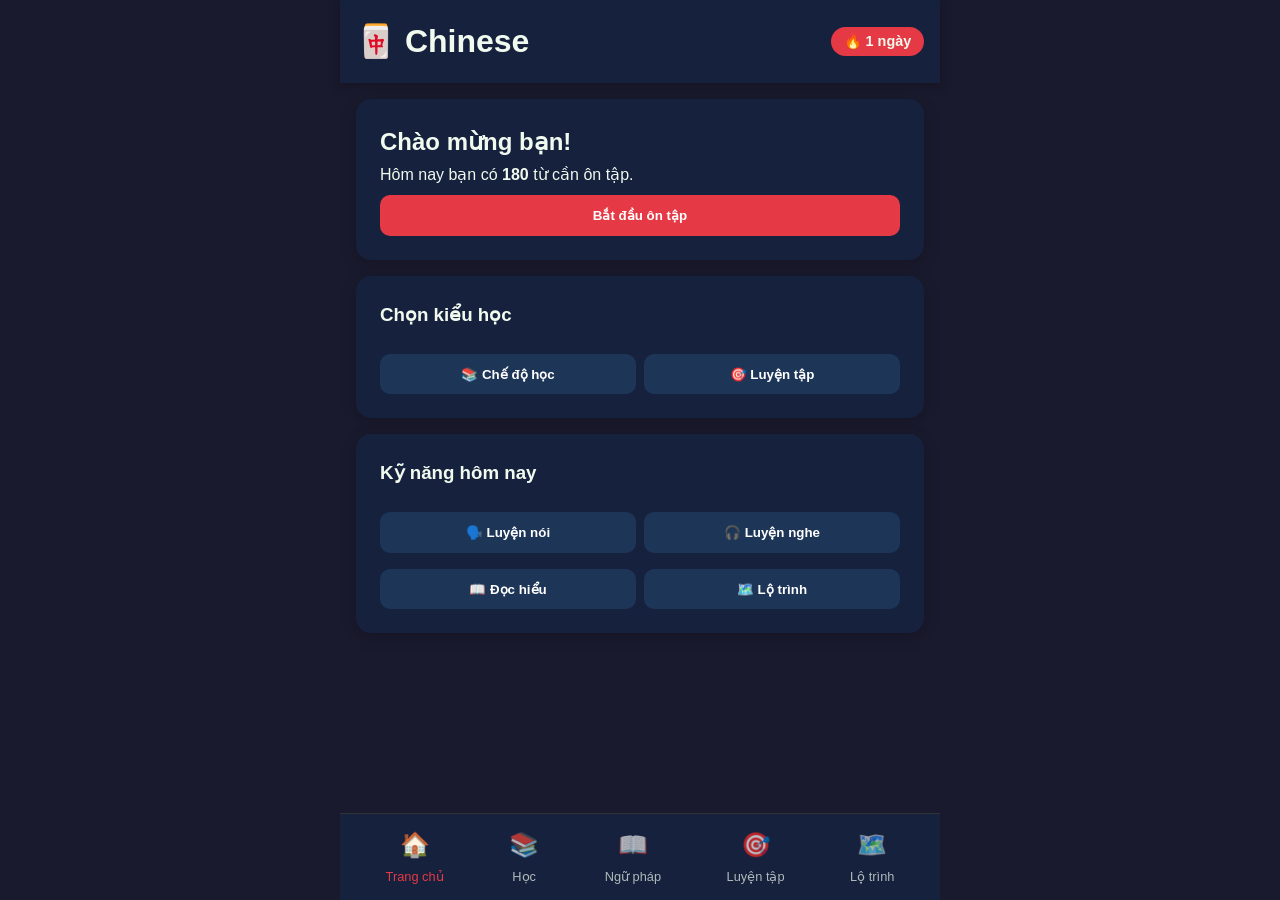
<file: index.html>
<!DOCTYPE html>
<html lang="vi">
<head>
    <meta charset="UTF-8">
    <meta name="viewport" content="width=device-width, initial-scale=1.0, maximum-scale=1.0, user-scalable=no">
    <title>Học Tiếng Trung PWA</title>
    <link rel="stylesheet" href="style.css">
    <link rel="manifest" href="manifest.json">
    <meta name="theme-color" content="#e63946">
    <meta name="apple-mobile-web-app-capable" content="yes">
    <meta name="apple-mobile-web-app-status-bar-style" content="black-translucent">
    <link rel="apple-touch-icon" href="assets/icons/icon-192.png">
</head>
<body>
    <div id="app">
        <header>
            <h1>🀄 Chinese</h1>
            <div class="streak-badge">
                🔥 <span class="streak-count">0</span> ngày
            </div>
        </header>

        <main>
            <!-- Content will be injected here by app.js -->
            <div style="text-align: center; padding: 2rem;">
                <p>Đang tải ứng dụng...</p>
            </div>
        </main>

        <nav>
            <a href="#" class="nav-item active" onclick="navigate('home'); return false;">
                <span class="nav-icon">🏠</span>
                <span>Trang chủ</span>
            </a>
            <a href="#" class="nav-item" onclick="navigate('learning_mode'); return false;">
                <span class="nav-icon">📚</span>
                <span>Học</span>
            </a>
            <a href="#" class="nav-item" onclick="navigate('grammar'); return false;">
                <span class="nav-icon">📖</span>
                <span>Ngữ pháp</span>
            </a>
            <a href="#" class="nav-item" onclick="navigate('practice_menu'); return false;">
                <span class="nav-icon">🎯</span>
                <span>Luyện tập</span>
            </a>
            <a href="#" class="nav-item" onclick="navigate('roadmap'); return false;">
                <span class="nav-icon">🗺️</span>
                <span>Lộ trình</span>
            </a>
        </nav>
    </div>

    <script src="hanzi-writer.min.js"></script>
    <script src="app.js"></script>
</body>
</html>
</file>
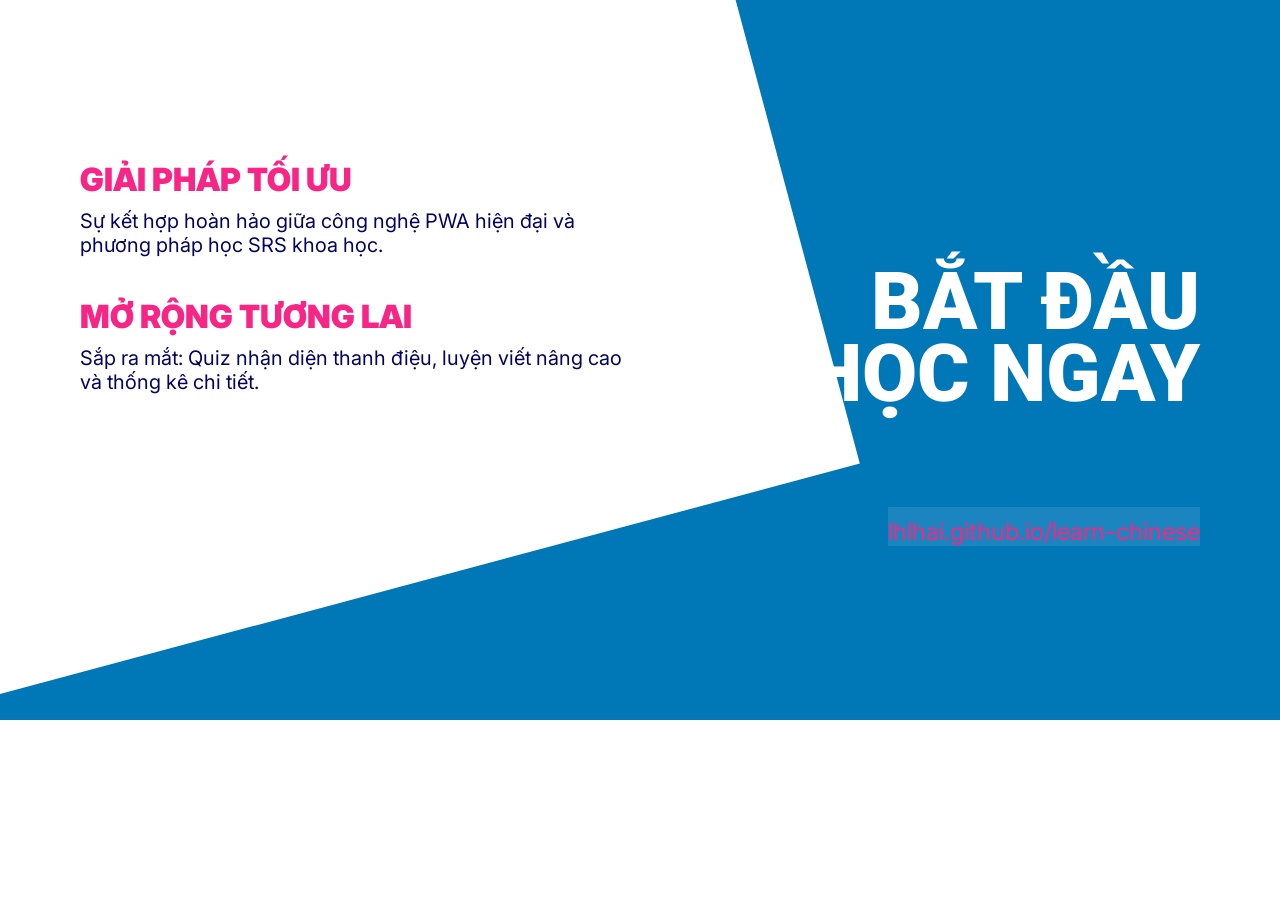
<file: presentation/conclusion.html>
<!DOCTYPE html>
<html lang="vi">
<head>
    <link href="https://fonts.googleapis.com/css2?family=Inter:wght@400;900&family=Roboto:wght@400;900&display=swap" rel="stylesheet">
    <style>
        body { margin: 0; }
        .slide-container {
            width: 1280px;
            min-height: 720px;
            background-color: #0077B6;
            position: relative;
            overflow: hidden;
            font-family: 'Inter', sans-serif;
            color: #03045E;
        }
        .angled-block {
            position: absolute;
            top: 0;
            left: -15%;
            width: 70%;
            height: 100%;
            background-color: #FFFFFF;
            transform: rotate(-15deg);
            transform-origin: top left;
            z-index: 1;
        }
        .content-area {
            position: relative;
            z-index: 2;
            padding-top: 120px;
            padding-left: 80px;
            width: 550px;
        }
        .summary-point {
            margin-top: 40px;
        }
        .summary-title {
            font-size: 32px;
            font-weight: 900;
            color: #F72585;
            text-transform: uppercase;
        }
        .summary-desc {
            font-size: 20px;
            font-weight: 400;
            margin-top: 10px;
            color: #03045E;
        }
        .cta-area {
            position: absolute;
            right: 80px;
            top: 200px;
            width: 500px;
            z-index: 2;
            text-align: right;
        }
        h2 {
            font-family: 'Roboto', sans-serif;
            font-weight: 900;
            font-size: 80px;
            text-transform: uppercase;
            line-height: 0.9;
            color: #FFFFFF;
        }
        .url-text {
            font-size: 24px;
            font-weight: 400;
            color: #F72585;
            margin-top: 30px;
            background: rgba(255, 255, 255, 0.1);
            padding-top: 10px;
            display: inline-block;
        }
    </style>
</head>
<body>
    <div class="slide-container">
        <div class="angled-block"></div>
        <div class="content-area">
            <div class="summary-point">
                <div class="summary-title">Giải pháp tối ưu</div>
                <div class="summary-desc">Sự kết hợp hoàn hảo giữa công nghệ PWA hiện đại và phương pháp học SRS khoa học.</div>
            </div>
            <div class="summary-point">
                <div class="summary-title">Mở rộng tương lai</div>
                <div class="summary-desc">Sắp ra mắt: Quiz nhận diện thanh điệu, luyện viết nâng cao và thống kê chi tiết.</div>
            </div>
        </div>
        <div class="cta-area">
            <h2>Bắt đầu<br>Học ngay</h2>
            <div class="url-text">lhlhai.github.io/learn-chinese</div>
        </div>
    </div>
</body>
</html>
</file>
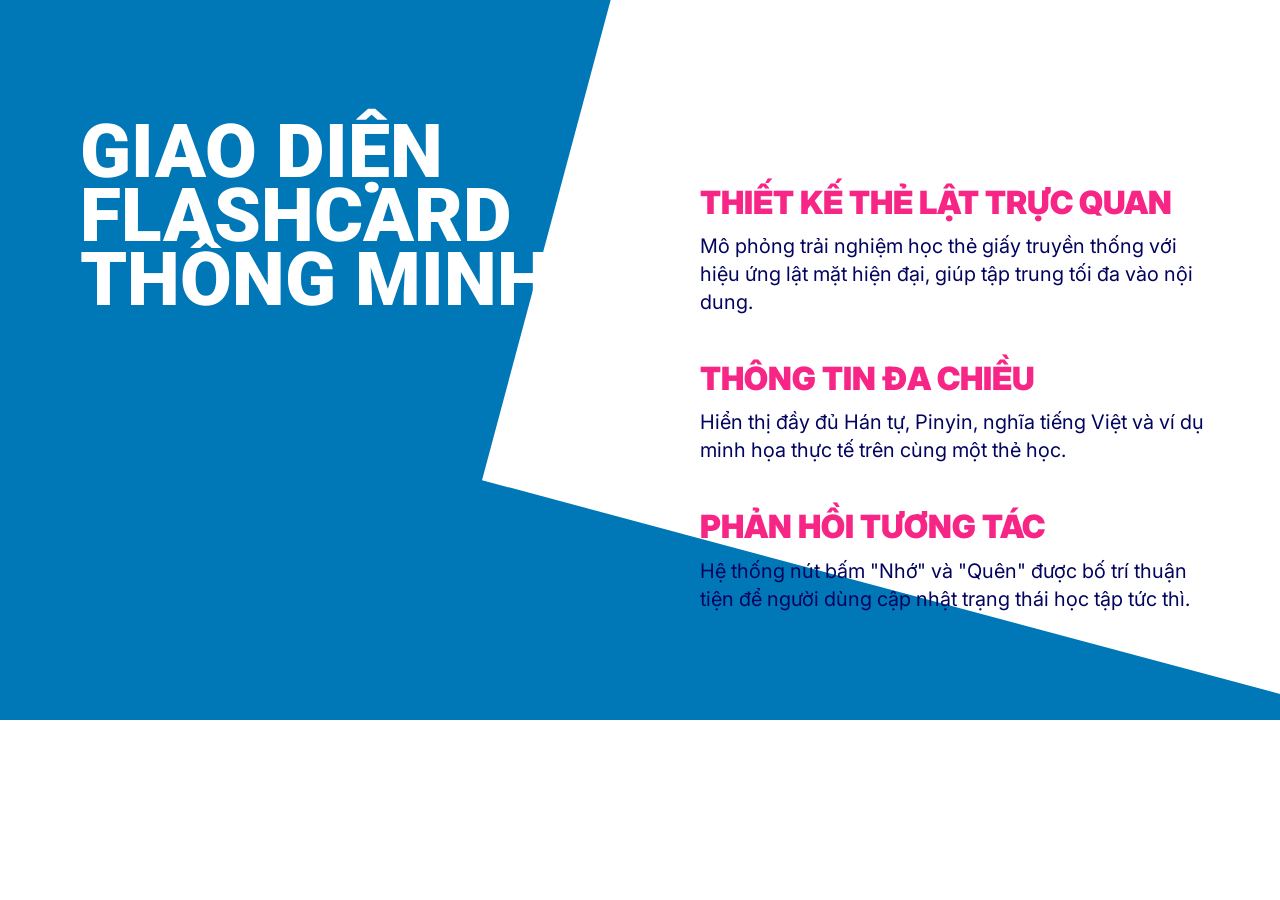
<file: presentation/flashcard_ui.html>
<!DOCTYPE html>
<html lang="vi">
<head>
    <link href="https://fonts.googleapis.com/css2?family=Inter:wght@400;900&family=Roboto:wght@400;900&display=swap" rel="stylesheet">
    <style>
        body { margin: 0; }
        .slide-container {
            width: 1280px;
            min-height: 720px;
            background-color: #0077B6;
            position: relative;
            overflow: hidden;
            font-family: 'Inter', sans-serif;
            color: #FFFFFF;
        }
        .angled-block {
            position: absolute;
            top: 0;
            right: -15%;
            width: 65%;
            height: 100%;
            background-color: #FFFFFF;
            transform: rotate(15deg);
            transform-origin: top right;
            z-index: 1;
        }
        .header-area {
            position: relative;
            z-index: 2;
            padding-top: 120px;
            padding-left: 80px;
            width: 500px;
        }
        h2 {
            font-family: 'Roboto', sans-serif;
            font-weight: 900;
            font-size: 75px;
            text-transform: uppercase;
            line-height: 0.85;
            color: #FFFFFF;
            margin: 0;
        }
        .body-area {
            position: absolute;
            right: 60px;
            top: 140px;
            width: 520px;
            z-index: 2;
            color: #03045E;
        }
        .point {
            margin-top: 45px;
        }
        .point-title {
            font-size: 32px;
            font-weight: 900;
            color: #F72585;
            text-transform: uppercase;
            line-height: 1.1;
        }
        .point-desc {
            font-size: 20px;
            font-weight: 400;
            margin-top: 12px;
            line-height: 1.4;
        }
    </style>
</head>
<body>
    <div class="slide-container">
        <div class="angled-block"></div>
        <div class="header-area">
            <h2>Giao diện<br>Flashcard<br>Thông minh</h2>
        </div>
        <div class="body-area">
            <div class="point">
                <div class="point-title">Thiết kế thẻ lật trực quan</div>
                <div class="point-desc">Mô phỏng trải nghiệm học thẻ giấy truyền thống với hiệu ứng lật mặt hiện đại, giúp tập trung tối đa vào nội dung.</div>
            </div>
            <div class="point">
                <div class="point-title">Thông tin đa chiều</div>
                <div class="point-desc">Hiển thị đầy đủ Hán tự, Pinyin, nghĩa tiếng Việt và ví dụ minh họa thực tế trên cùng một thẻ học.</div>
            </div>
            <div class="point">
                <div class="point-title">Phản hồi tương tác</div>
                <div class="point-desc">Hệ thống nút bấm "Nhớ" và "Quên" được bố trí thuận tiện để người dùng cập nhật trạng thái học tập tức thì.</div>
            </div>
        </div>
    </div>
</body>
</html>
</file>
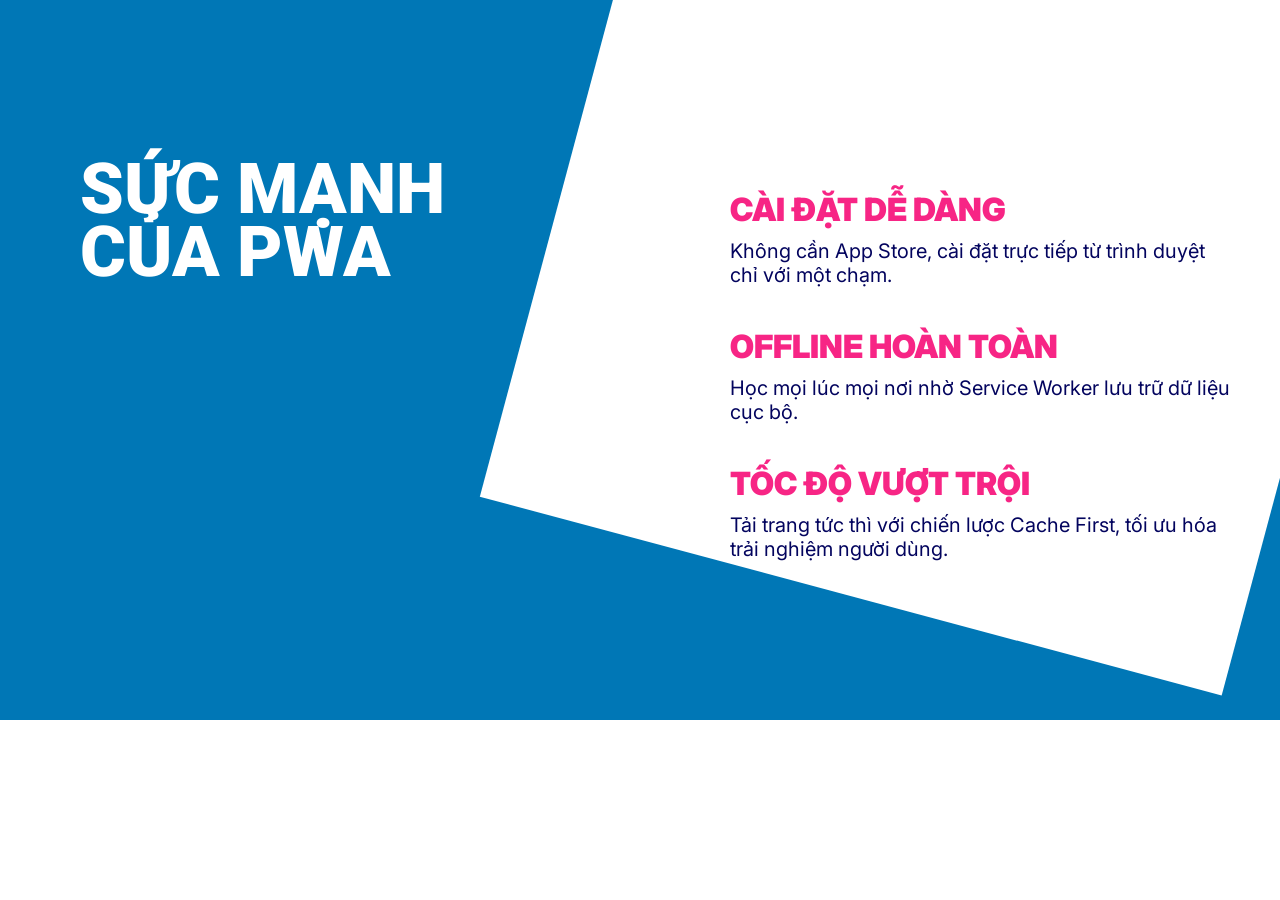
<file: presentation/pwa_tech.html>
<!DOCTYPE html>
<html lang="vi">
<head>
    <link href="https://fonts.googleapis.com/css2?family=Inter:wght@400;900&family=Roboto:wght@400;900&display=swap" rel="stylesheet">
    <style>
        body { margin: 0; }
        .slide-container {
            width: 1280px;
            min-height: 720px;
            background-color: #0077B6;
            position: relative;
            overflow: hidden;
            font-family: 'Inter', sans-serif;
            color: #FFFFFF;
        }
        .angled-block {
            position: absolute;
            top: 0;
            right: -10%;
            width: 60%;
            height: 100%;
            background-color: #FFFFFF;
            transform: rotate(15deg);
            transform-origin: top right;
            z-index: 1;
        }
        .header-area {
            position: relative;
            z-index: 2;
            padding-top: 100px;
            padding-left: 80px;
            width: 500px;
        }
        h2 {
            font-family: 'Roboto', sans-serif;
            font-weight: 900;
            font-size: 70px;
            text-transform: uppercase;
            line-height: 0.9;
            color: #FFFFFF;
        }
        .body-area {
            position: absolute;
            right: 50px;
            top: 150px;
            width: 500px;
            z-index: 2;
            color: #03045E;
        }
        .point {
            margin-top: 40px;
        }
        .point-title {
            font-size: 32px;
            font-weight: 900;
            color: #F72585;
            text-transform: uppercase;
        }
        .point-desc {
            font-size: 20px;
            font-weight: 400;
            margin-top: 10px;
        }
    </style>
</head>
<body>
    <div class="slide-container">
        <div class="angled-block"></div>
        <div class="header-area">
            <h2>Sức mạnh<br>của PWA</h2>
        </div>
        <div class="body-area">
            <div class="point">
                <div class="point-title">Cài đặt dễ dàng</div>
                <div class="point-desc">Không cần App Store, cài đặt trực tiếp từ trình duyệt chỉ với một chạm.</div>
            </div>
            <div class="point">
                <div class="point-title">Offline hoàn toàn</div>
                <div class="point-desc">Học mọi lúc mọi nơi nhờ Service Worker lưu trữ dữ liệu cục bộ.</div>
            </div>
            <div class="point">
                <div class="point-title">Tốc độ vượt trội</div>
                <div class="point-desc">Tải trang tức thì với chiến lược Cache First, tối ưu hóa trải nghiệm người dùng.</div>
            </div>
        </div>
    </div>
</body>
</html>
</file>
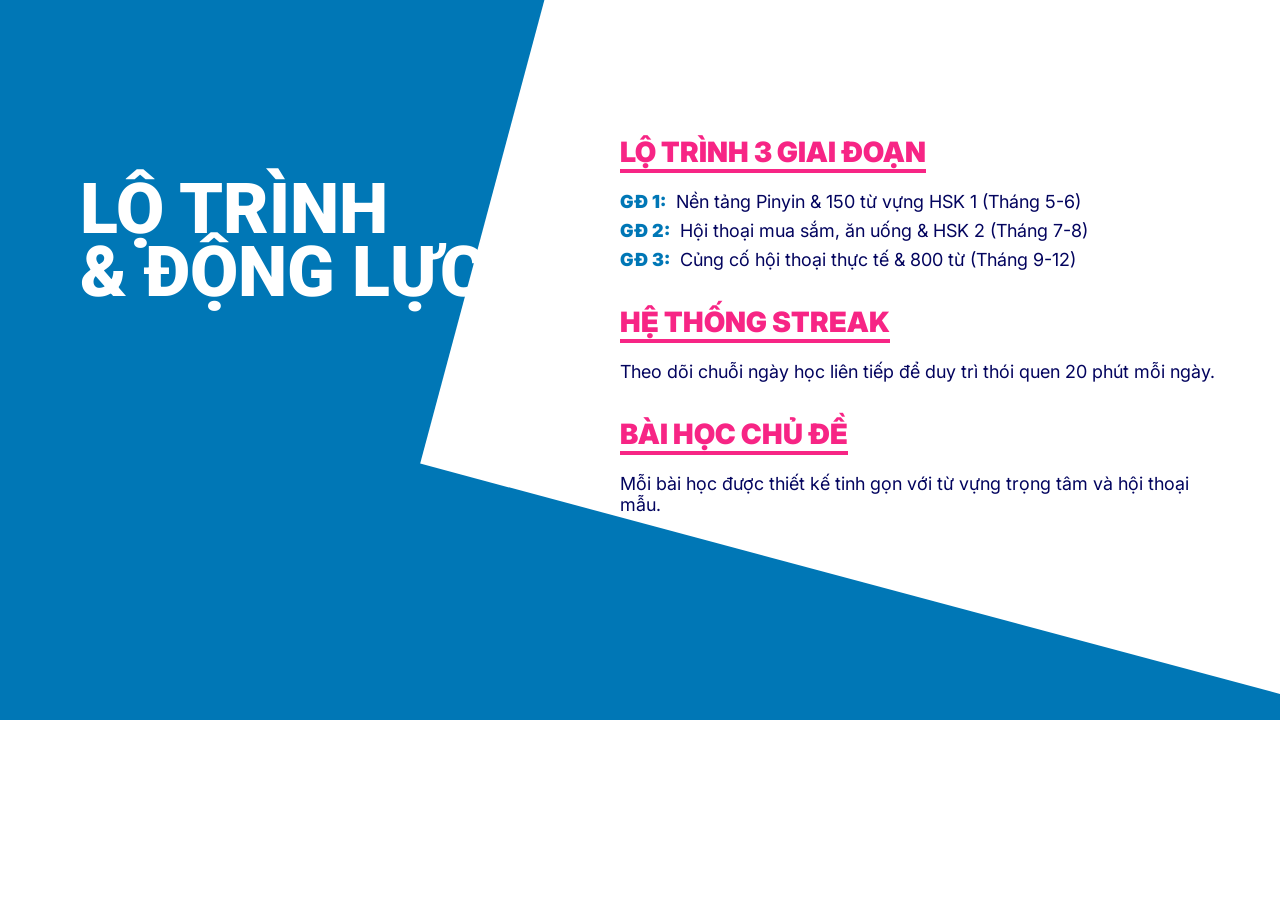
<file: presentation/roadmap_streak.html>
<!DOCTYPE html>
<html lang="vi">
<head>
    <link href="https://fonts.googleapis.com/css2?family=Inter:wght@400;900&family=Roboto:wght@400;900&display=swap" rel="stylesheet">
    <style>
        body { margin: 0; }
        .slide-container {
            width: 1280px;
            min-height: 720px;
            background-color: #0077B6;
            position: relative;
            overflow: hidden;
            font-family: 'Inter', sans-serif;
            color: #FFFFFF;
        }
        .angled-block {
            position: absolute;
            top: 0;
            right: -15%;
            width: 70%;
            height: 100%;
            background-color: #FFFFFF;
            transform: rotate(15deg);
            transform-origin: top right;
            z-index: 1;
        }
        .header-area {
            position: relative;
            z-index: 2;
            padding-top: 120px;
            padding-left: 80px;
            width: 450px;
        }
        h2 {
            font-family: 'Roboto', sans-serif;
            font-weight: 900;
            font-size: 70px;
            text-transform: uppercase;
            line-height: 0.9;
            color: #FFFFFF;
        }
        .content-area {
            position: absolute;
            right: 60px;
            top: 100px;
            width: 600px;
            z-index: 2;
            color: #03045E;
        }
        .section {
            margin-top: 35px;
        }
        .section-title {
            font-size: 28px;
            font-weight: 900;
            color: #F72585;
            text-transform: uppercase;
            border-bottom: 4px solid #F72585;
            display: inline-block;
            margin-bottom: 10px;
        }
        .roadmap-item {
            font-size: 18px;
            margin-top: 8px;
            display: flex;
            align-items: flex-start;
        }
        .roadmap-item span {
            font-weight: 900;
            margin-right: 10px;
            color: #0077B6;
        }
    </style>
</head>
<body>
    <div class="slide-container">
        <div class="angled-block"></div>
        <div class="header-area">
            <h2>Lộ trình<br>& Động lực</h2>
        </div>
        <div class="content-area">
            <div class="section">
                <div class="section-title">Lộ trình 3 Giai đoạn</div>
                <div class="roadmap-item"><span>GĐ 1:</span> Nền tảng Pinyin & 150 từ vựng HSK 1 (Tháng 5-6)</div>
                <div class="roadmap-item"><span>GĐ 2:</span> Hội thoại mua sắm, ăn uống & HSK 2 (Tháng 7-8)</div>
                <div class="roadmap-item"><span>GĐ 3:</span> Củng cố hội thoại thực tế & 800 từ (Tháng 9-12)</div>
            </div>
            <div class="section">
                <div class="section-title">Hệ thống Streak</div>
                <div class="roadmap-item">Theo dõi chuỗi ngày học liên tiếp để duy trì thói quen 20 phút mỗi ngày.</div>
            </div>
            <div class="section">
                <div class="section-title">Bài học Chủ đề</div>
                <div class="roadmap-item">Mỗi bài học được thiết kế tinh gọn với từ vựng trọng tâm và hội thoại mẫu.</div>
            </div>
        </div>
    </div>
</body>
</html>
</file>
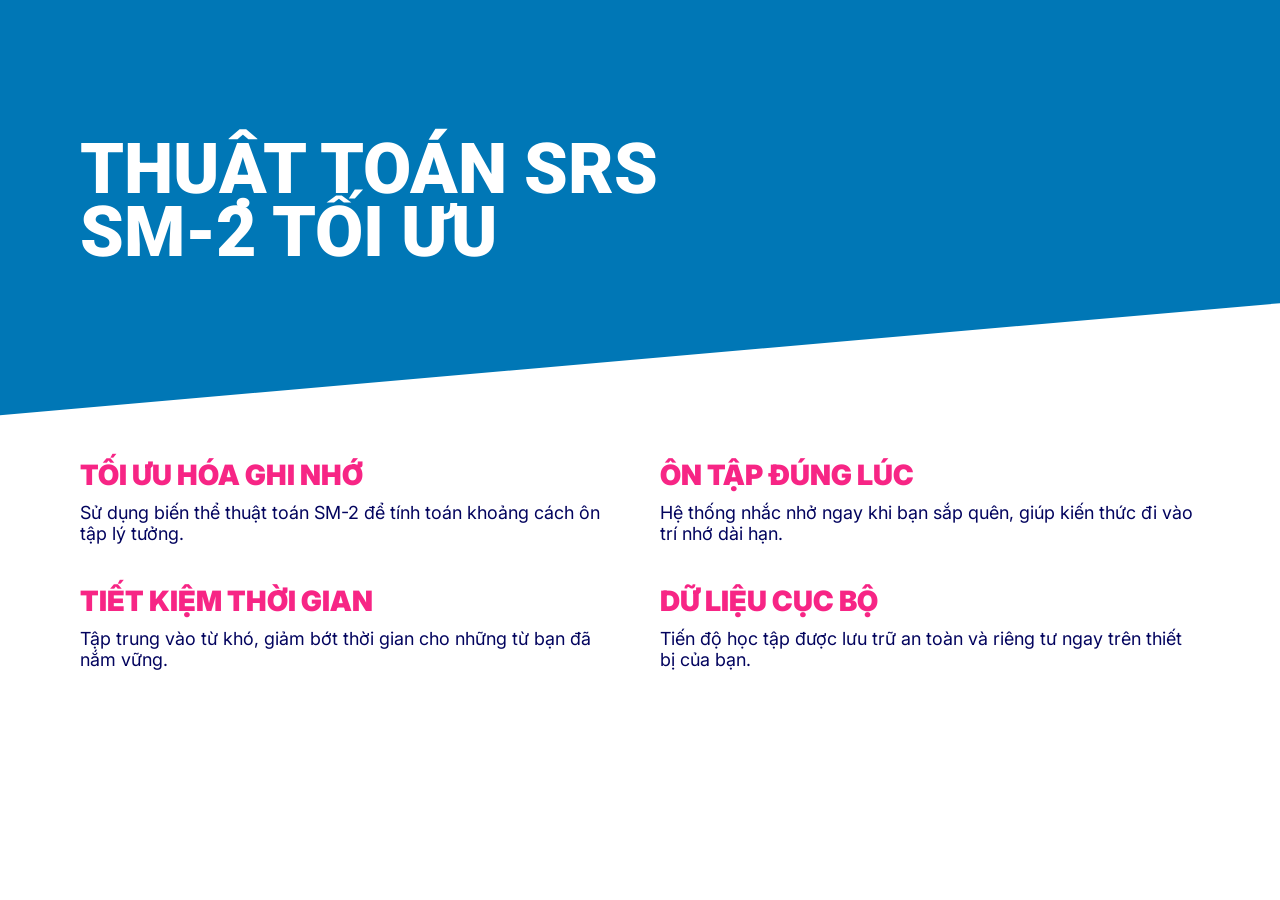
<file: presentation/srs_algorithm.html>
<!DOCTYPE html>
<html lang="vi">
<head>
    <link href="https://fonts.googleapis.com/css2?family=Inter:wght@400;900&family=Roboto:wght@400;900&display=swap" rel="stylesheet">
    <style>
        body { margin: 0; }
        .slide-container {
            width: 1280px;
            min-height: 720px;
            background-color: #0077B6;
            position: relative;
            overflow: hidden;
            font-family: 'Inter', sans-serif;
            color: #FFFFFF;
        }
        .angled-block {
            position: absolute;
            bottom: -10%;
            left: -10%;
            width: 120%;
            height: 60%;
            background-color: #FFFFFF;
            transform: rotate(-5deg);
            z-index: 1;
        }
        .header-area {
            position: relative;
            z-index: 2;
            padding-top: 80px;
            padding-left: 80px;
        }
        h2 {
            font-family: 'Roboto', sans-serif;
            font-weight: 900;
            font-size: 70px;
            text-transform: uppercase;
            line-height: 0.9;
            color: #FFFFFF;
        }
        .content-grid {
            position: absolute;
            bottom: 50px;
            left: 80px;
            width: 1120px;
            display: grid;
            grid-template-columns: 1fr 1fr;
            gap: 40px;
            z-index: 2;
            color: #03045E;
        }
        .point-title {
            font-size: 28px;
            font-weight: 900;
            color: #F72585;
            text-transform: uppercase;
        }
        .point-desc {
            font-size: 18px;
            font-weight: 400;
            margin-top: 10px;
        }
    </style>
</head>
<body>
    <div class="slide-container">
        <div class="angled-block"></div>
        <div class="header-area">
            <h2>Thuật toán SRS<br>SM-2 Tối ưu</h2>
        </div>
        <div class="content-grid">
            <div>
                <div class="point-title">Tối ưu hóa ghi nhớ</div>
                <div class="point-desc">Sử dụng biến thể thuật toán SM-2 để tính toán khoảng cách ôn tập lý tưởng.</div>
            </div>
            <div>
                <div class="point-title">Ôn tập đúng lúc</div>
                <div class="point-desc">Hệ thống nhắc nhở ngay khi bạn sắp quên, giúp kiến thức đi vào trí nhớ dài hạn.</div>
            </div>
            <div>
                <div class="point-title">Tiết kiệm thời gian</div>
                <div class="point-desc">Tập trung vào từ khó, giảm bớt thời gian cho những từ bạn đã nắm vững.</div>
            </div>
            <div>
                <div class="point-title">Dữ liệu cục bộ</div>
                <div class="point-desc">Tiến độ học tập được lưu trữ an toàn và riêng tư ngay trên thiết bị của bạn.</div>
            </div>
        </div>
    </div>
</body>
</html>
</file>
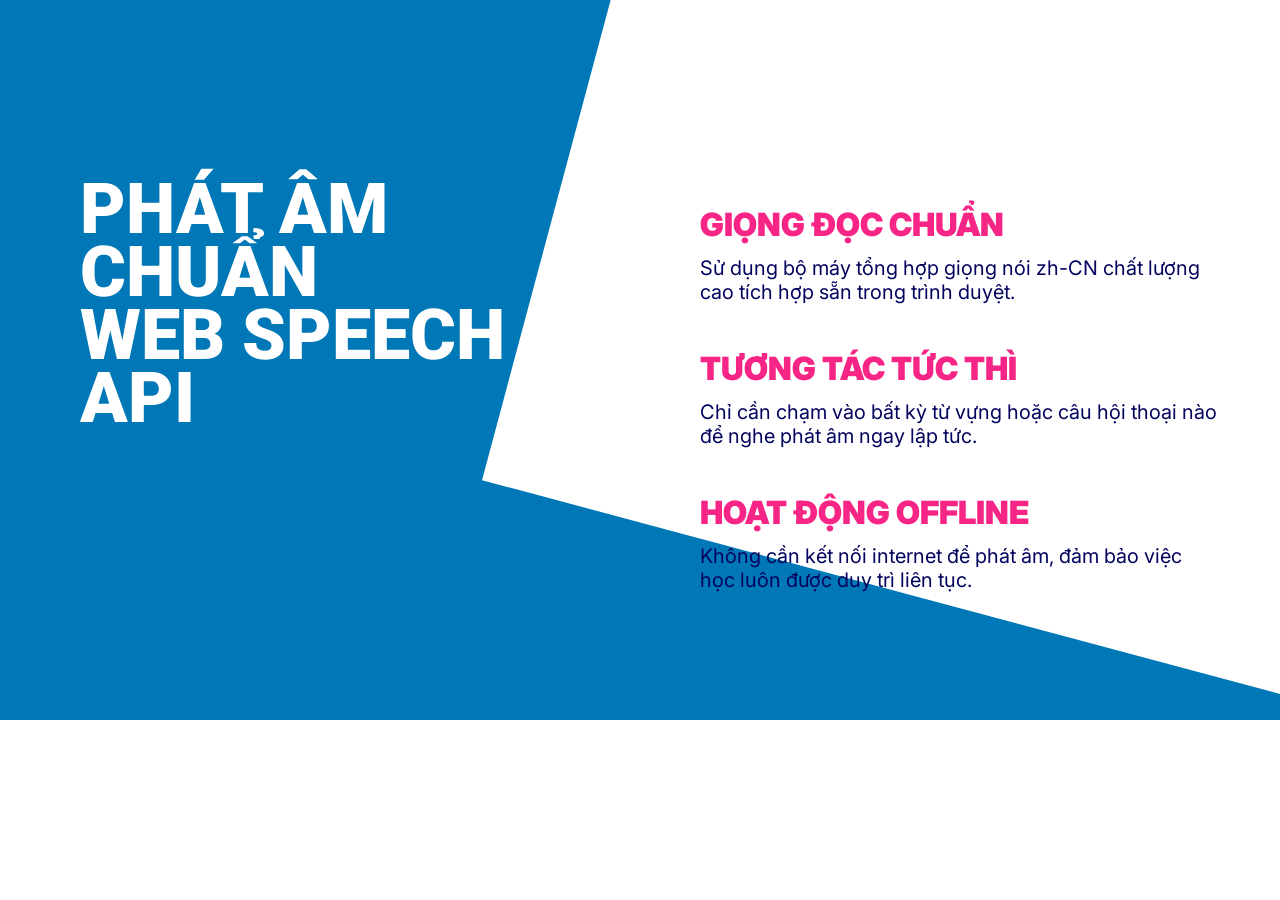
<file: presentation/tts_feature.html>
<!DOCTYPE html>
<html lang="vi">
<head>
    <link href="https://fonts.googleapis.com/css2?family=Inter:wght@400;900&family=Roboto:wght@400;900&display=swap" rel="stylesheet">
    <style>
        body { margin: 0; }
        .slide-container {
            width: 1280px;
            min-height: 720px;
            background-color: #0077B6;
            position: relative;
            overflow: hidden;
            font-family: 'Inter', sans-serif;
            color: #FFFFFF;
        }
        .angled-block {
            position: absolute;
            top: 0;
            right: -15%;
            width: 65%;
            height: 100%;
            background-color: #FFFFFF;
            transform: rotate(15deg);
            transform-origin: top right;
            z-index: 1;
        }
        .header-area {
            position: relative;
            z-index: 2;
            padding-top: 120px;
            padding-left: 80px;
            width: 550px;
        }
        h2 {
            font-family: 'Roboto', sans-serif;
            font-weight: 900;
            font-size: 70px;
            text-transform: uppercase;
            line-height: 0.9;
            color: #FFFFFF;
        }
        .body-area {
            position: absolute;
            right: 60px;
            top: 160px;
            width: 520px;
            z-index: 2;
            color: #03045E;
        }
        .point {
            margin-top: 45px;
        }
        .point-title {
            font-size: 32px;
            font-weight: 900;
            color: #F72585;
            text-transform: uppercase;
        }
        .point-desc {
            font-size: 20px;
            font-weight: 400;
            margin-top: 12px;
        }
    </style>
</head>
<body>
    <div class="slide-container">
        <div class="angled-block"></div>
        <div class="header-area">
            <h2>Phát âm Chuẩn<br>Web Speech API</h2>
        </div>
        <div class="body-area">
            <div class="point">
                <div class="point-title">Giọng đọc chuẩn</div>
                <div class="point-desc">Sử dụng bộ máy tổng hợp giọng nói zh-CN chất lượng cao tích hợp sẵn trong trình duyệt.</div>
            </div>
            <div class="point">
                <div class="point-title">Tương tác tức thì</div>
                <div class="point-desc">Chỉ cần chạm vào bất kỳ từ vựng hoặc câu hội thoại nào để nghe phát âm ngay lập tức.</div>
            </div>
            <div class="point">
                <div class="point-title">Hoạt động Offline</div>
                <div class="point-desc">Không cần kết nối internet để phát âm, đảm bảo việc học luôn được duy trì liên tục.</div>
            </div>
        </div>
    </div>
</body>
</html>
</file>
<file: style.css>
:root {
    --primary: #e63946;
    --secondary: #1d3557;
    --background: #1a1a2e;
    --surface: #16213e;
    --text: #f1faee;
    --accent: #a8dadc;
    --success: #457b9d;
}

* {
    box-sizing: border-box;
    margin: 0;
    padding: 0;
    -webkit-tap-highlight-color: transparent;
}

body {
    font-family: 'Segoe UI', Tahoma, Geneva, Verdana, sans-serif;
    background-color: var(--background);
    color: var(--text);
    line-height: 1.6;
    overflow-x: hidden;
}

#app {
    max-width: 600px;
    margin: 0 auto;
    min-height: 100vh;
    display: flex;
    flex-direction: column;
}

header {
    padding: 1rem;
    background-color: var(--surface);
    display: flex;
    justify-content: space-between;
    align-items: center;
    box-shadow: 0 2px 10px rgba(0,0,0,0.3);
    position: sticky;
    top: 0;
    z-index: 100;
}

.streak-badge {
    background: var(--primary);
    padding: 0.2rem 0.8rem;
    border-radius: 20px;
    font-weight: bold;
    font-size: 0.9rem;
}

main {
    flex: 1;
    padding: 1rem;
}

.card {
    background: var(--surface);
    border-radius: 15px;
    padding: 1.5rem;
    margin-bottom: 1rem;
    box-shadow: 0 4px 15px rgba(0,0,0,0.2);
}

.btn {
    background: var(--primary);
    color: white;
    border: none;
    padding: 0.8rem 1.5rem;
    border-radius: 10px;
    font-weight: bold;
    cursor: pointer;
    transition: transform 0.1s;
    width: 100%;
    margin-top: 0.5rem;
}

.btn:active {
    transform: scale(0.98);
}

.btn-secondary {
    background: var(--secondary);
}

/* Flashcard Styles */
.flashcard-container {
    perspective: 1000px;
    height: 300px;
    margin: 2rem 0;
}

.flashcard {
    position: relative;
    width: 100%;
    height: 100%;
    text-align: center;
    transition: transform 0.6s;
    transform-style: preserve-3d;
    cursor: pointer;
}

.flashcard.flipped {
    transform: rotateY(180deg);
}

.flashcard-front, .flashcard-back {
    position: absolute;
    width: 100%;
    height: 100%;
    -webkit-backface-visibility: hidden;
    backface-visibility: hidden;
    display: flex;
    flex-direction: column;
    justify-content: center;
    align-items: center;
    background: var(--surface);
    border-radius: 20px;
    border: 2px solid var(--primary);
    padding: 2rem;
}

.flashcard-back {
    transform: rotateY(180deg);
}

.hanzi {
    font-size: 4rem;
    margin-bottom: 0.5rem;
}

.pinyin {
    font-size: 1.5rem;
    color: var(--accent);
}

.meaning {
    font-size: 1.8rem;
    margin-top: 1rem;
}

.example {
    font-size: 1rem;
    margin-top: 1rem;
    font-style: italic;
    color: #ccc;
}

/* SRS Controls */
.srs-controls {
    display: grid;
    grid-template-columns: 1fr 1fr;
    gap: 1rem;
    margin-top: 1rem;
}

.hidden {
    display: none !important;
}

/* Navigation */
nav {
    background: var(--surface);
    display: flex;
    justify-content: space-around;
    padding: 0.8rem;
    position: sticky;
    bottom: 0;
    border-top: 1px solid #333;
}

.nav-item {
    color: var(--text);
    text-decoration: none;
    font-size: 0.8rem;
    display: flex;
    flex-direction: column;
    align-items: center;
    opacity: 0.7;
}

.nav-item.active {
    opacity: 1;
    color: var(--primary);
}

.nav-icon {
    font-size: 1.5rem;
    margin-bottom: 2px;
}

/* Lesson List */
.lesson-item {
    display: flex;
    justify-content: space-between;
    align-items: center;
    padding: 1rem;
    border-bottom: 1px solid #333;
}

.lesson-info h3 {
    font-size: 1.1rem;
}

.lesson-info p {
    font-size: 0.8rem;
    color: #888;
}

/* Dialogue */
.dialogue-line {
    margin-bottom: 1rem;
    padding: 0.5rem;
    border-radius: 8px;
    background: rgba(255,255,255,0.05);
}

.speaker {
    font-weight: bold;
    color: var(--primary);
    margin-right: 0.5rem;
}


/* Stroke Order Practice */
.stroke-order-container {
    display: flex;
    gap: 1rem;
    margin: 1rem 0;
}

.stroke-canvas {
    flex: 1;
    background: white;
    border-radius: 10px;
    border: 2px solid var(--primary);
    cursor: crosshair;
}

.stroke-info {
    flex: 1;
    display: flex;
    flex-direction: column;
    justify-content: center;
    align-items: center;
    background: var(--surface);
    border-radius: 10px;
    padding: 1rem;
}

.stroke-count {
    font-size: 2rem;
    font-weight: bold;
    color: var(--primary);
}

.stroke-label {
    font-size: 0.9rem;
    color: #888;
    margin-top: 0.5rem;
}

.stroke-controls {
    display: grid;
    grid-template-columns: 1fr 1fr;
    gap: 0.5rem;
    margin-top: 1rem;
}

.stroke-btn {
    padding: 0.6rem;
    font-size: 0.8rem;
    border-radius: 8px;
    border: none;
    cursor: pointer;
    background: var(--secondary);
    color: var(--text);
    transition: transform 0.1s;
}

.stroke-btn:active {
    transform: scale(0.95);
}

/* Roadmap Styles */
.roadmap-item {
    border-left: 3px solid var(--primary);
    padding-left: 1.5rem;
    position: relative;
    margin-bottom: 2rem;
}

.roadmap-item::before {
    content: '';
    position: absolute;
    left: -8px;
    top: 0;
    width: 13px;
    height: 13px;
    border-radius: 50%;
    background: var(--primary);
}

.roadmap-month {
    font-weight: bold;
    color: var(--accent);
    font-size: 0.9rem;
}

.roadmap-status {
    font-size: 0.8rem;
    padding: 2px 8px;
    border-radius: 10px;
    background: var(--secondary);
    margin-left: 10px;
}

/* Speaking Feature */
.mic-btn {
    width: 80px;
    height: 80px;
    border-radius: 50%;
    background: var(--primary);
    border: none;
    color: white;
    font-size: 2rem;
    margin: 1rem auto;
    display: flex;
    justify-content: center;
    align-items: center;
    cursor: pointer;
    box-shadow: 0 0 20px rgba(230, 57, 70, 0.4);
}

.mic-btn.recording {
    animation: pulse 1.5s infinite;
    background: #ff4d4d;
}

@keyframes pulse {
    0% { transform: scale(1); box-shadow: 0 0 0 0 rgba(230, 57, 70, 0.7); }
    70% { transform: scale(1.1); box-shadow: 0 0 0 15px rgba(230, 57, 70, 0); }
    100% { transform: scale(1); box-shadow: 0 0 0 0 rgba(230, 57, 70, 0); }
}

.recognition-result {
    text-align: center;
    margin: 1rem 0;
    padding: 1rem;
    border-radius: 10px;
    background: rgba(255,255,255,0.1);
}

/* Reading & Listening */
.passage-content {
    font-size: 1.2rem;
    line-height: 1.8;
    margin-bottom: 1.5rem;
}

.question-card {
    border-top: 1px solid #333;
    padding-top: 1rem;
    margin-top: 1rem;
}

.option-btn {
    display: block;
    width: 100%;
    padding: 0.8rem;
    margin-bottom: 0.5rem;
    border: 1px solid var(--secondary);
    border-radius: 8px;
    background: transparent;
    color: var(--text);
    text-align: left;
    cursor: pointer;
}

.option-btn.correct {
    background: #2a9d8f;
    border-color: #2a9d8f;
}

.option-btn.wrong {
    background: #e76f51;
    border-color: #e76f51;
}
</file>
